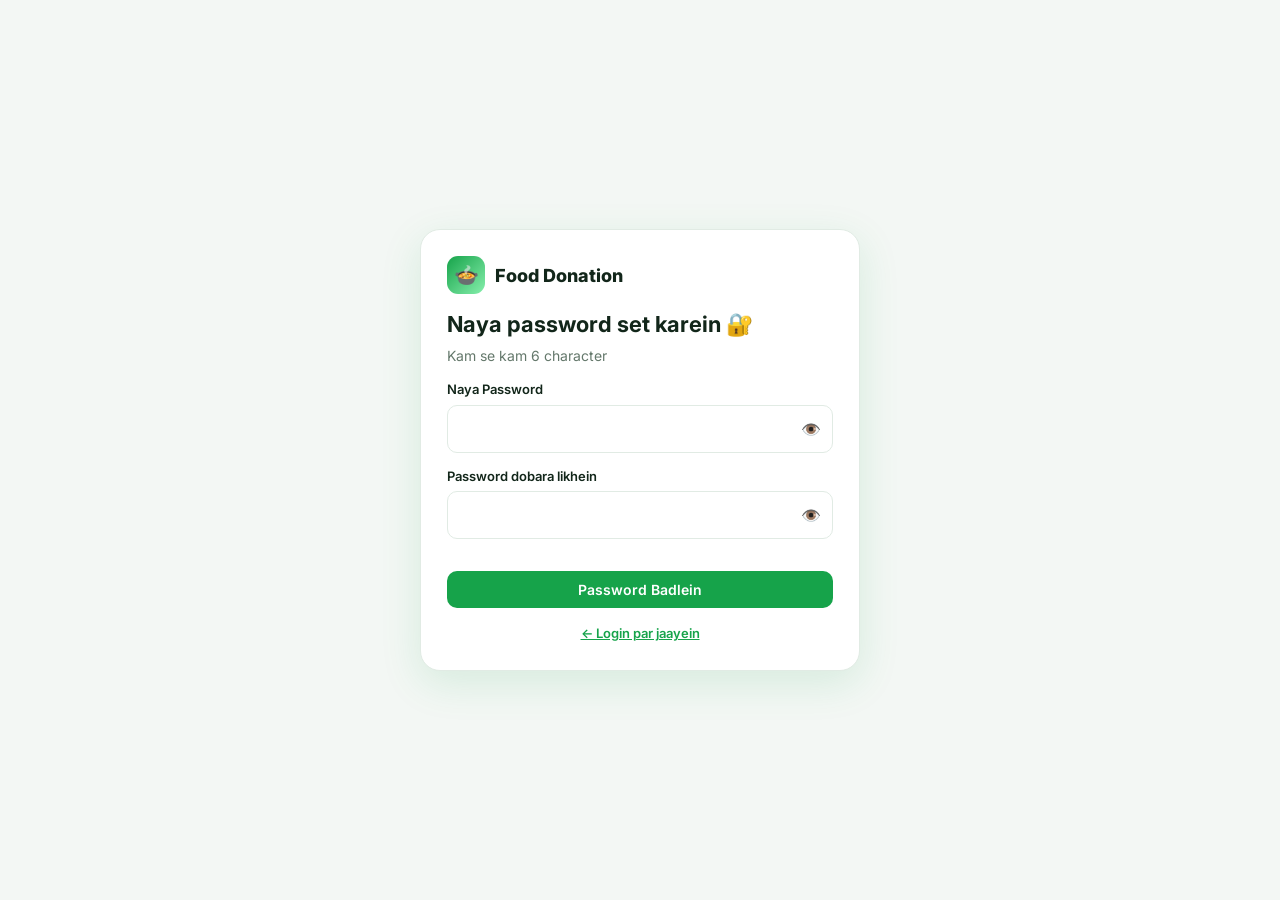
<file: wwwroot/reset.html>
<!DOCTYPE html>
<html lang="hi">
<head>
<meta charset="UTF-8"><meta name="viewport" content="width=device-width,initial-scale=1">
<title>Password Reset</title>
<link href="https://fonts.googleapis.com/css2?family=Inter:wght@400;600;800&display=swap" rel="stylesheet">
<link rel="stylesheet" href="css/style.css">
<script src="js/api.js"></script>
</head>
<body>
<div class="center-page"><div class="auth">
  <div class="brand" style="margin-bottom:14px"><div class="logo">🍲</div> Food Donation</div>
  <h2>Naya password set karein 🔐</h2><p class="sub">Kam se kam 6 character</p>
  <form id="f">
    <label>Naya Password</label><div class="pw"><input type="password" id="p1" minlength="6" required></div>
    <label>Password dobara likhein</label><div class="pw"><input type="password" id="p2" minlength="6" required></div>
    <p class="msg" id="m"></p>
    <button class="btn block">Password Badlein</button>
    <div style="text-align:center;margin-top:12px"><a href="index.html" class="link">← Login par jaayein</a></div>
  </form>
</div></div>
<script>
bindEyes();
const q = new URLSearchParams(location.search);
document.getElementById('f').onsubmit = async e => {
  e.preventDefault();
  const m = document.getElementById('m');
  if (p1.value !== p2.value) { m.className = 'msg err'; m.textContent = 'Dono password same hone chahiye.'; return; }
  try {
    const r = await API.post('/api/auth/reset-password', { email: q.get('email'), token: q.get('token'), newPassword: p1.value });
    m.className = 'msg ok'; m.textContent = r.message + ' Redirect ho raha hai…';
    setTimeout(() => location.href = 'index.html', 1800);
  } catch (err) { m.className = 'msg err'; m.textContent = err.message; }
};
</script>
</body>
</html>
</file>
<file: wwwroot/css/style.css>
:root{
  --bg:#f3f7f4;--surface:#fff;--surface2:#f8fbf9;--text:#12261a;--muted:#64786b;--border:#e1ebe4;
  --primary:#16a34a;--primary-d:#15803d;--primary-soft:#e3f6ea;--accent:#f59e0b;
  --red:#dc2626;--blue:#2563eb;--purple:#9333ea;--shadow:0 4px 18px rgba(18,38,26,.07);--r:14px
}
[data-theme=dark]{
  --bg:#0c1511;--surface:#14211a;--surface2:#101b15;--text:#e6f2ea;--muted:#8aa395;--border:#223429;
  --primary:#22c55e;--primary-d:#16a34a;--primary-soft:#12301f;--shadow:0 4px 18px rgba(0,0,0,.35)
}
*{box-sizing:border-box}
html{scroll-behavior:smooth}
body{margin:0;font-family:'Inter','Segoe UI',system-ui,sans-serif;background:var(--bg);color:var(--text);line-height:1.5;transition:background .25s,color .25s}
a{color:var(--primary)}
h1,h2,h3{margin:0}
/* ---------- buttons / forms ---------- */
.btn{border:0;border-radius:10px;padding:10px 18px;font-weight:600;cursor:pointer;background:var(--primary);color:#fff;font-size:14px;font-family:inherit;transition:.15s;display:inline-flex;align-items:center;gap:6px;justify-content:center}
.btn:hover{background:var(--primary-d);transform:translateY(-1px)}
.btn:disabled{opacity:.6;cursor:not-allowed;transform:none}
.btn.sec{background:transparent;color:var(--primary);border:1.5px solid var(--primary)}
.btn.sec:hover{background:var(--primary-soft)}
.btn.red{background:var(--red)}.btn.blue{background:var(--blue)}.btn.ghost{background:transparent;color:var(--muted);border:1px solid var(--border)}
.btn.sm{padding:6px 12px;font-size:13px}.btn.block{width:100%}.btn.lg{padding:13px 26px;font-size:16px}
.icon-btn{background:var(--surface);border:1px solid var(--border);color:var(--text);width:40px;height:40px;border-radius:50%;cursor:pointer;font-size:17px;display:grid;place-items:center}
.icon-btn:hover{background:var(--primary-soft)}
label{display:block;font-size:13px;font-weight:600;margin:14px 0 5px;color:var(--text)}
input,select,textarea{width:100%;padding:11px 13px;border:1.5px solid var(--border);border-radius:10px;font:inherit;background:var(--surface);color:var(--text);transition:.15s}
input:focus,textarea:focus,select:focus{outline:none;border-color:var(--primary);box-shadow:0 0 0 3px var(--primary-soft)}
input[type=file]{padding:9px;background:var(--surface2)}
.row{display:grid;grid-template-columns:1fr 1fr;gap:14px}
.pw{position:relative}.pw input{padding-right:44px}
.pw .eye{position:absolute;right:6px;top:50%;transform:translateY(-50%);background:none;border:0;cursor:pointer;font-size:16px;padding:6px}
.msg{margin:12px 0 0;font-size:14px;min-height:20px}.msg.err{color:var(--red)}.msg.ok{color:var(--primary)}
.link{background:none;border:0;color:var(--primary);cursor:pointer;font:inherit;font-size:13px;font-weight:600;padding:0}
/* ---------- landing ---------- */
.lnav{display:flex;align-items:center;justify-content:space-between;padding:16px 6vw;position:sticky;top:0;z-index:30;background:color-mix(in srgb,var(--bg) 88%,transparent);backdrop-filter:blur(10px);border-bottom:1px solid var(--border)}
.brand{display:flex;align-items:center;gap:10px;font-weight:800;font-size:18px}
.logo{width:38px;height:38px;border-radius:11px;background:linear-gradient(135deg,var(--primary),#86efac);display:grid;place-items:center;font-size:20px}
.hero{display:grid;grid-template-columns:1.1fr .9fr;gap:40px;align-items:center;padding:54px 6vw 30px;max-width:1280px;margin:auto}
.hero .tag{display:inline-block;background:var(--primary-soft);color:var(--primary);font-weight:700;font-size:13px;padding:6px 14px;border-radius:20px;margin-bottom:16px}
.hero h1{font-size:clamp(32px,5vw,52px);line-height:1.12;font-weight:800;letter-spacing:-1px}
.hero h1 span{background:linear-gradient(90deg,var(--primary),#0ea5e9);-webkit-background-clip:text;background-clip:text;color:transparent}
.hero p.lead{font-size:18px;color:var(--muted);margin:18px 0 26px;max-width:540px}
.hero .cta{display:flex;gap:12px;flex-wrap:wrap}
.stats{display:grid;grid-template-columns:repeat(4,1fr);gap:14px;max-width:1100px;margin:30px auto;padding:0 6vw}
.stat{background:var(--surface);padding:20px;border-radius:var(--r);border:1px solid var(--border);text-align:center;box-shadow:var(--shadow)}
.stat b{display:block;font-size:30px;color:var(--primary);font-weight:800}.stat span{color:var(--muted);font-size:13px}
.section{max-width:1100px;margin:50px auto;padding:0 6vw}
.section h2{text-align:center;font-size:30px;font-weight:800;margin-bottom:8px}
.section .sub{text-align:center;color:var(--muted);margin-bottom:28px}
.grid3{display:grid;grid-template-columns:repeat(3,1fr);gap:18px}
.feat{background:var(--surface);border:1px solid var(--border);border-radius:var(--r);padding:24px;box-shadow:var(--shadow);transition:.2s}
.feat:hover{transform:translateY(-4px)}
.feat .ic{width:48px;height:48px;border-radius:13px;background:var(--primary-soft);display:grid;place-items:center;font-size:24px;margin-bottom:12px}
.feat h3{font-size:17px;margin-bottom:6px}.feat p{margin:0;color:var(--muted);font-size:14px}
.num{width:34px;height:34px;border-radius:50%;background:var(--primary);color:#fff;display:grid;place-items:center;font-weight:800;margin-bottom:12px}
.footer{text-align:center;color:var(--muted);padding:30px;border-top:1px solid var(--border);margin-top:50px;font-size:14px}
.auth{background:var(--surface);border:1px solid var(--border);border-radius:20px;padding:26px;box-shadow:0 12px 40px rgba(22,163,74,.13)}
.auth h2{font-size:22px;margin-bottom:4px}.auth .sub{color:var(--muted);font-size:14px;margin:0 0 6px}
.seg{display:grid;grid-template-columns:1fr 1fr;background:var(--surface2);border-radius:11px;padding:4px;margin-bottom:12px;border:1px solid var(--border)}
.seg div{padding:9px;text-align:center;border-radius:8px;cursor:pointer;font-weight:700;font-size:14px;color:var(--muted)}
.seg div.active{background:var(--primary);color:#fff}
.demo{margin-top:18px;border:1.5px dashed var(--border);border-radius:12px;padding:14px;background:var(--surface2);font-size:13px}
.demo b{display:block;margin-bottom:8px}
.demo-grid{display:grid;grid-template-columns:repeat(2,1fr);gap:8px}
.demo-btn{text-align:left;background:var(--surface);border:1px solid var(--border);border-radius:9px;padding:8px 10px;cursor:pointer;font:inherit;color:var(--text);font-size:12px}
.demo-btn:hover{border-color:var(--primary);background:var(--primary-soft)}
.demo-btn strong{display:block;font-size:13px}.demo-btn code{color:var(--muted);font-size:11px}
.center-page{min-height:100vh;display:grid;place-items:center;padding:20px}
.center-page .auth{width:100%;max-width:440px}
/* ---------- app shell ---------- */
.topbar{display:flex;align-items:center;justify-content:space-between;padding:12px 24px;background:var(--surface);border-bottom:1px solid var(--border);position:sticky;top:0;z-index:30}
.top-right{display:flex;gap:12px;align-items:center}
.chip-user{display:flex;align-items:center;gap:10px;padding:4px 14px 4px 4px;border:1px solid var(--border);border-radius:30px;background:var(--surface2)}
.avatar{width:34px;height:34px;border-radius:50%;background:linear-gradient(135deg,var(--primary),#0ea5e9);color:#fff;display:grid;place-items:center;font-weight:700;font-size:13px}
.uname{font-size:13px;font-weight:700;line-height:1.2}.uname small{display:block;color:var(--muted);font-weight:500}
.layout{display:grid;grid-template-columns:230px 1fr;min-height:calc(100vh - 65px)}
.side{padding:18px 14px;border-right:1px solid var(--border);background:var(--surface);position:sticky;top:65px;height:calc(100vh - 65px)}
.nav-item{display:flex;align-items:center;gap:12px;width:100%;padding:12px 14px;border:0;background:none;color:var(--muted);font:inherit;font-weight:600;font-size:14px;border-radius:11px;cursor:pointer;margin-bottom:4px;text-align:left}
.nav-item:hover{background:var(--primary-soft);color:var(--primary)}
.nav-item.active{background:var(--primary);color:#fff}
.main{padding:26px;max-width:1050px;width:100%}
.page-head{display:flex;justify-content:space-between;align-items:center;margin-bottom:16px}
.page-head h2{font-size:24px;font-weight:800}
.banner{background:linear-gradient(120deg,var(--primary),#0ea5e9);color:#fff;border-radius:18px;padding:26px 28px;display:flex;justify-content:space-between;align-items:center;gap:16px;flex-wrap:wrap;margin-bottom:20px}
.banner h2{font-size:24px}.banner p{margin:6px 0 0;opacity:.92}
.banner .btn{background:#fff;color:var(--primary-d)}
.stats-grid{display:grid;grid-template-columns:repeat(auto-fit,minmax(190px,1fr));gap:14px;margin-bottom:20px}
.stat-card{display:flex;gap:14px;align-items:center;background:var(--surface);border:1px solid var(--border);border-radius:var(--r);padding:18px;box-shadow:var(--shadow)}
.stat-card .ic{width:50px;height:50px;border-radius:14px;background:var(--primary-soft);display:grid;place-items:center;font-size:24px}
.stat-card b{font-size:26px;display:block;line-height:1.1}.stat-card span{font-size:13px;color:var(--muted)}
.card{background:var(--surface);border:1px solid var(--border);border-radius:var(--r);padding:20px;margin-bottom:16px;box-shadow:var(--shadow)}
.card h3{margin-bottom:6px}
.grid2{display:grid;grid-template-columns:1fr 1fr;gap:16px;align-items:start}
.filters{display:flex;gap:10px;flex-wrap:wrap;padding:14px}
.filters input{flex:2;min-width:200px}.filters select{flex:1;min-width:140px}
/* donation cards */
.don{display:grid;grid-template-columns:120px 1fr auto;gap:18px;align-items:start}
.thumb{width:120px;height:120px;border-radius:12px;object-fit:cover;cursor:zoom-in;background:var(--primary-soft)}
.thumb.ph{display:grid;place-items:center;font-size:44px;cursor:default}
.don-head{display:flex;gap:10px;align-items:center;flex-wrap:wrap}.don-head h3{margin:0;font-size:18px}
.chips{display:flex;gap:6px;flex-wrap:wrap;margin:8px 0}
.chip{background:var(--surface2);border:1px solid var(--border);border-radius:20px;padding:3px 11px;font-size:12px;font-weight:600}
.meta{color:var(--muted);font-size:13px;margin:3px 0}.warn{color:var(--red);font-weight:700}.okc{color:var(--primary);font-weight:700}
.don-actions{display:flex;flex-direction:column;gap:8px;min-width:140px}
.badge{display:inline-block;padding:3px 11px;border-radius:20px;font-size:12px;font-weight:700;color:#fff}
.b-Pending{background:var(--accent)}.b-Accepted{background:var(--blue)}.b-PickedUp{background:var(--purple)}.b-Delivered{background:var(--primary)}.b-Cancelled{background:#94a3b8}
.b-Approved{background:var(--primary)}
.track{display:flex;margin:14px 0 2px}
.step{flex:1;text-align:center;font-size:11px;color:var(--muted);position:relative;font-weight:600}
.step:before{content:'';display:block;width:16px;height:16px;border-radius:50%;background:var(--border);margin:0 auto 4px;position:relative;z-index:2}
.step:after{content:'';position:absolute;top:7px;left:-50%;width:100%;height:3px;background:var(--border);z-index:1}
.step:first-child:after{display:none}
.step.done{color:var(--primary)}.step.done:before,.step.done:after{background:var(--primary)}
.table-wrap{overflow-x:auto;padding:6px 12px}
table{width:100%;border-collapse:collapse;font-size:14px}
th{font-size:12px;text-transform:uppercase;letter-spacing:.5px;color:var(--muted)}
th,td{padding:12px 10px;border-bottom:1px solid var(--border);text-align:left;vertical-align:middle}
tr:last-child td{border-bottom:0}
.pager{display:flex;justify-content:center;align-items:center;gap:14px;margin:18px 0;color:var(--muted);font-size:14px}
.empty{text-align:center;color:var(--muted);padding:44px 20px;background:var(--surface);border:1.5px dashed var(--border);border-radius:var(--r)}
.empty .big{font-size:44px;display:block;margin-bottom:6px}
.loading{display:grid;place-items:center;padding:70px}
.spin{width:36px;height:36px;border:4px solid var(--border);border-top-color:var(--primary);border-radius:50%;animation:sp .8s linear infinite}
@keyframes sp{to{transform:rotate(360deg)}}
.preview{max-width:200px;max-height:160px;border-radius:10px;margin-top:10px;display:none}
/* notifications / toast / modal */
.bell-wrap{position:relative}
.bell-wrap .dot{position:absolute;top:-4px;right:-4px;background:var(--red);color:#fff;border-radius:10px;font-size:11px;padding:1px 6px;font-weight:700}
.panel{position:absolute;right:0;top:50px;width:340px;max-height:420px;overflow:auto;background:var(--surface);border:1px solid var(--border);border-radius:14px;box-shadow:0 14px 40px rgba(0,0,0,.2);display:none;z-index:40}
.panel.open{display:block}
.panel .ph{padding:12px 16px;font-weight:700;border-bottom:1px solid var(--border);display:flex;justify-content:space-between;align-items:center}
.panel .n{padding:12px 16px;border-bottom:1px solid var(--border);font-size:13px}
.panel .n.new{background:var(--primary-soft)}.panel .n small{display:block;color:var(--muted);margin-top:3px}
#toasts{position:fixed;right:20px;bottom:20px;display:flex;flex-direction:column;gap:10px;z-index:100}
.toast{background:#1e293b;color:#fff;padding:13px 18px;border-radius:12px;box-shadow:0 8px 24px rgba(0,0,0,.3);max-width:340px;font-size:14px;border-left:4px solid var(--primary);animation:in .3s}
.toast.err{border-color:var(--red)}
@keyframes in{from{transform:translateX(40px);opacity:0}to{transform:none;opacity:1}}
.modal{position:fixed;inset:0;background:rgba(0,0,0,.75);display:grid;place-items:center;z-index:200;cursor:zoom-out}
.modal img{max-width:92vw;max-height:88vh;border-radius:12px}
/* ---------- responsive ---------- */
@media(max-width:900px){
  .hero{grid-template-columns:1fr}.grid3{grid-template-columns:1fr}.stats{grid-template-columns:repeat(2,1fr)}
  .layout{grid-template-columns:1fr}
  .side{display:flex;overflow-x:auto;position:static;height:auto;padding:10px;border-right:0;border-bottom:1px solid var(--border);gap:6px}
  .nav-item{white-space:nowrap;width:auto;margin:0}
  .main{padding:16px}.grid2{grid-template-columns:1fr}
  .don{grid-template-columns:90px 1fr}.thumb{width:90px;height:90px}.don-actions{grid-column:1/-1;flex-direction:row}
  .uname{display:none}.row{grid-template-columns:1fr}.panel{width:290px;right:-60px}
}
</file>
